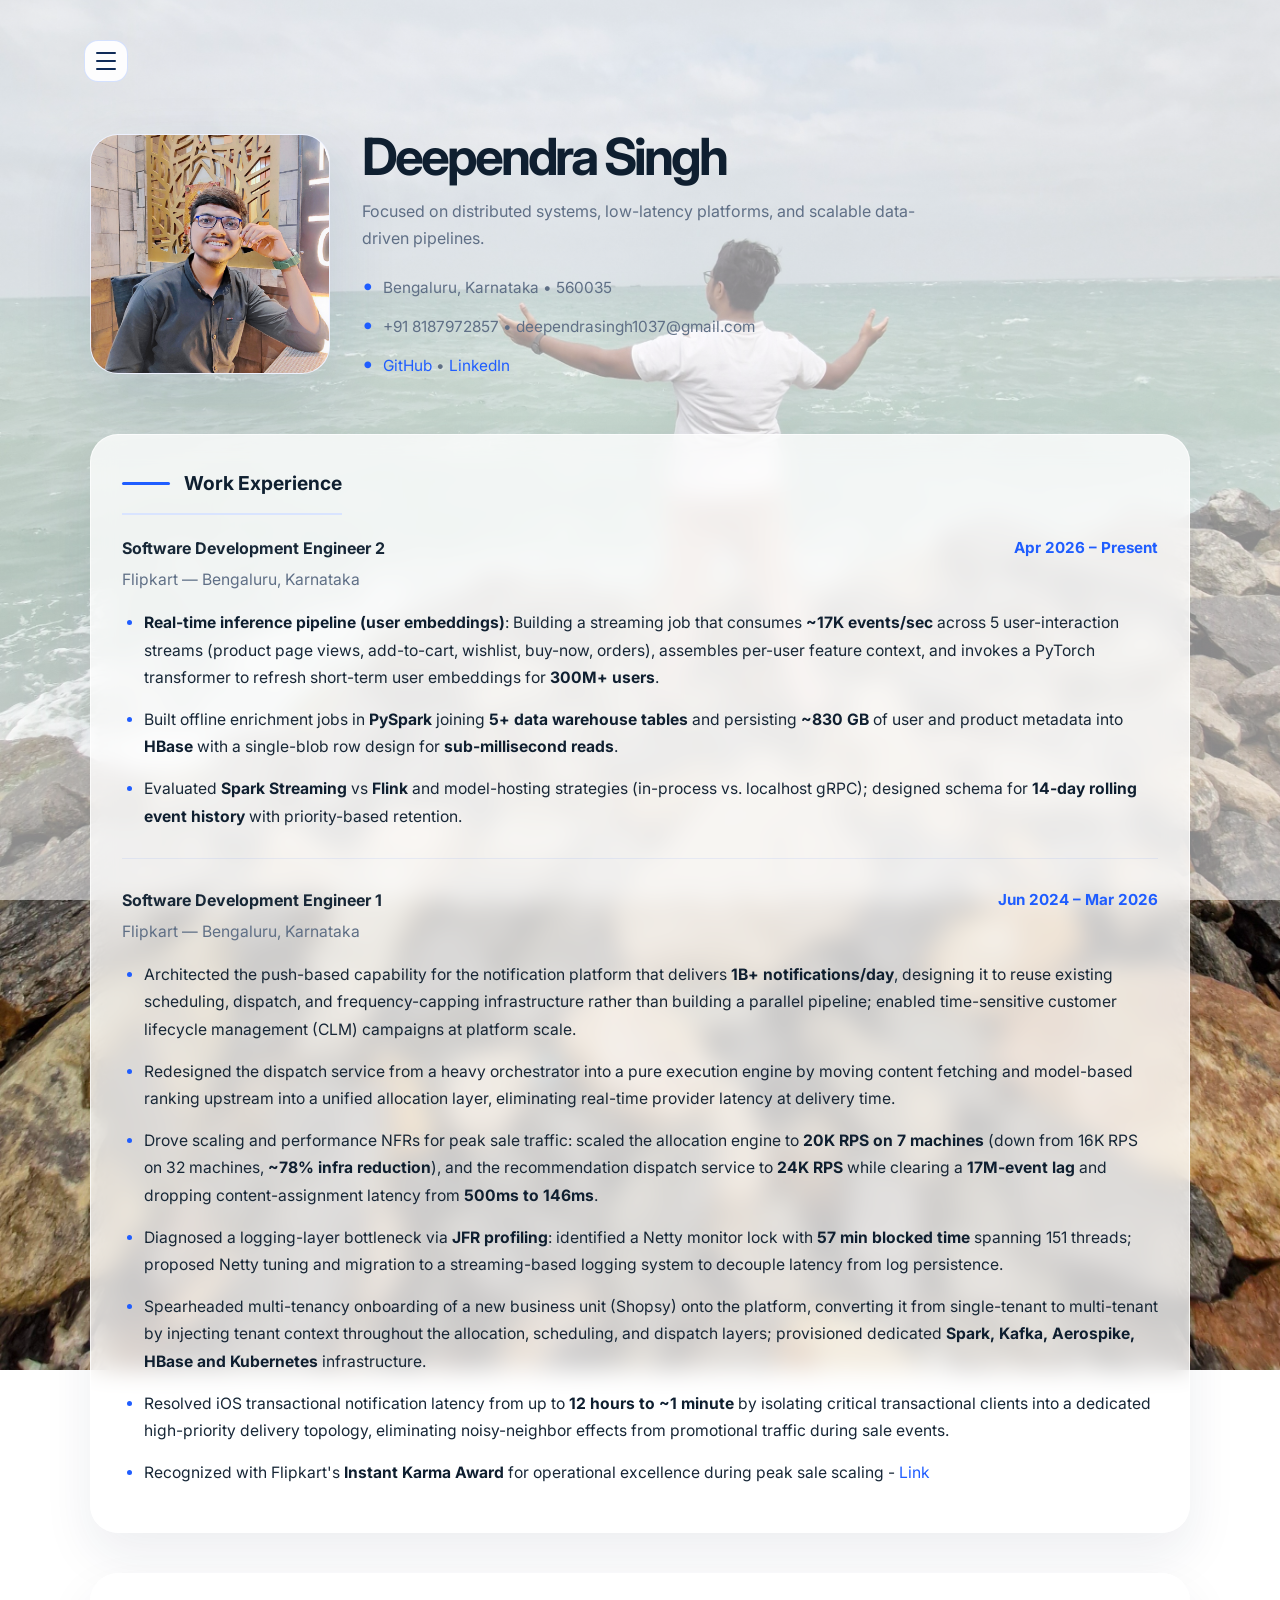
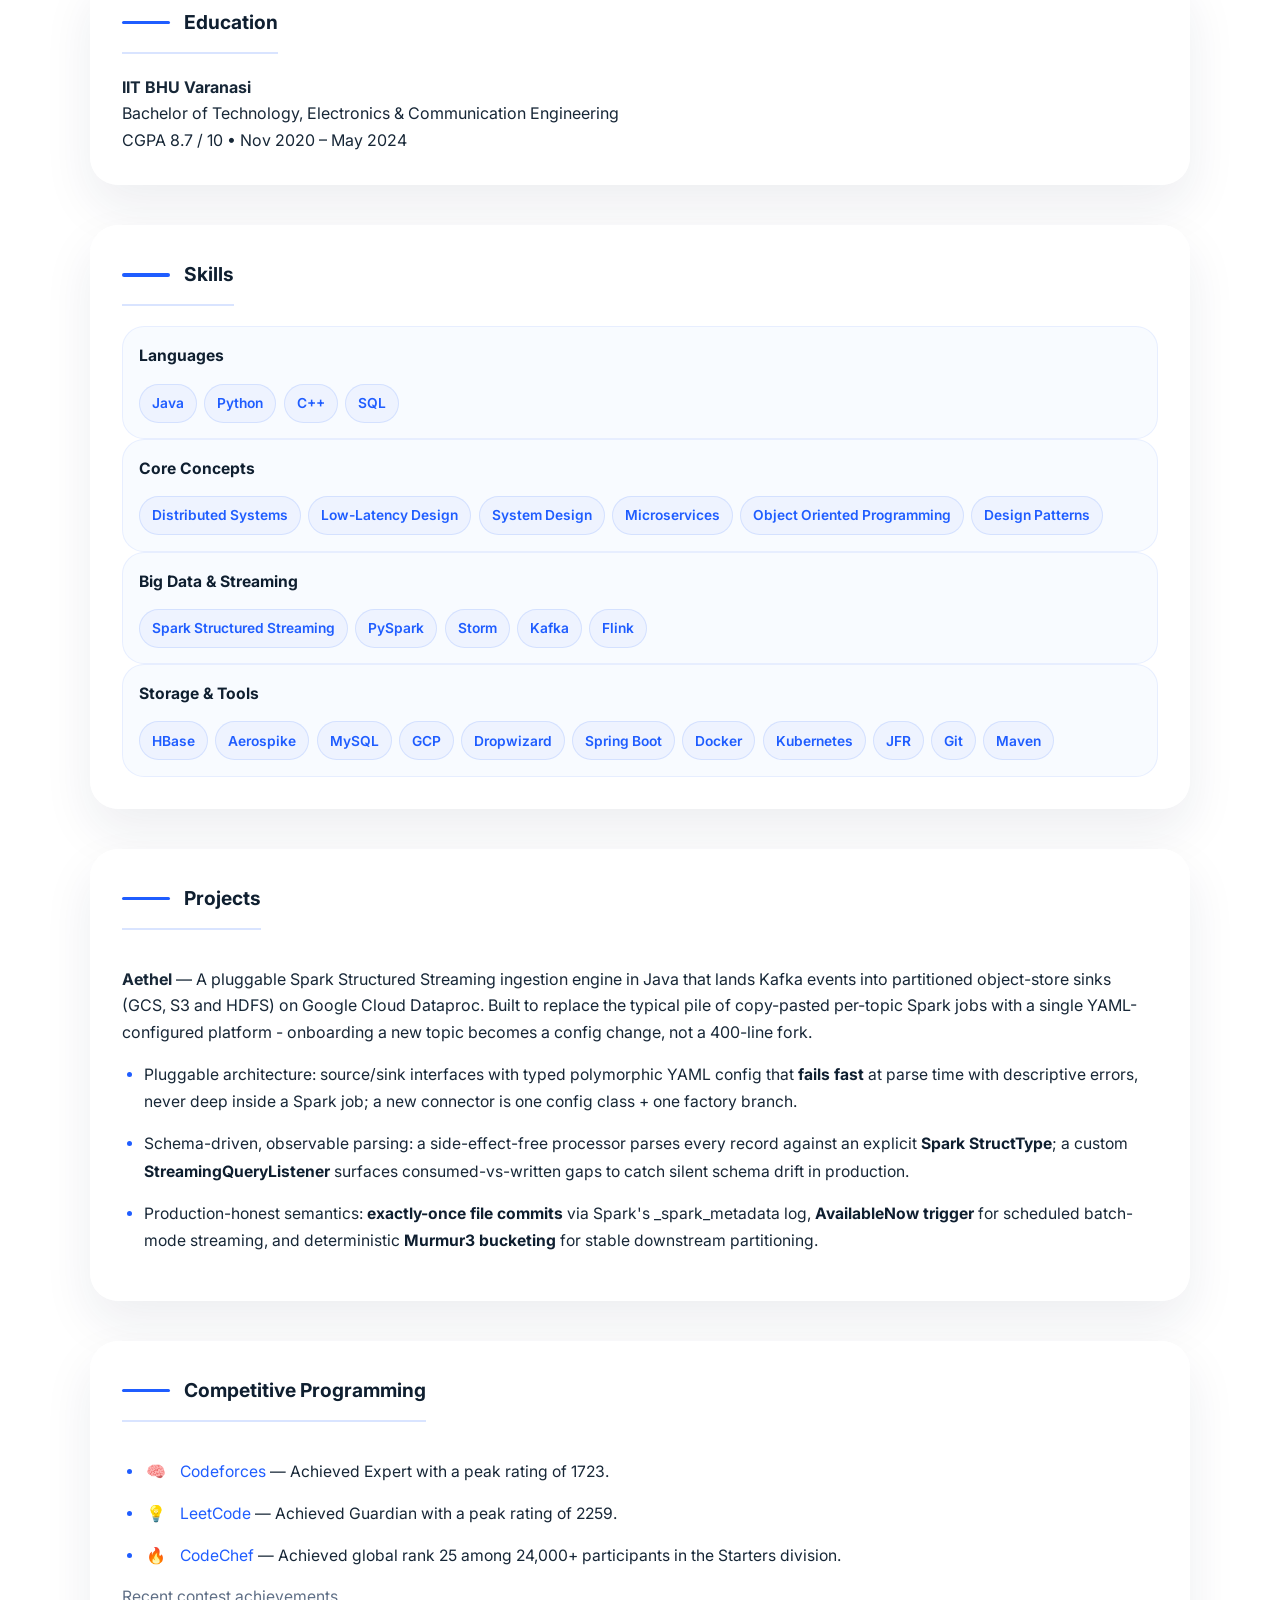
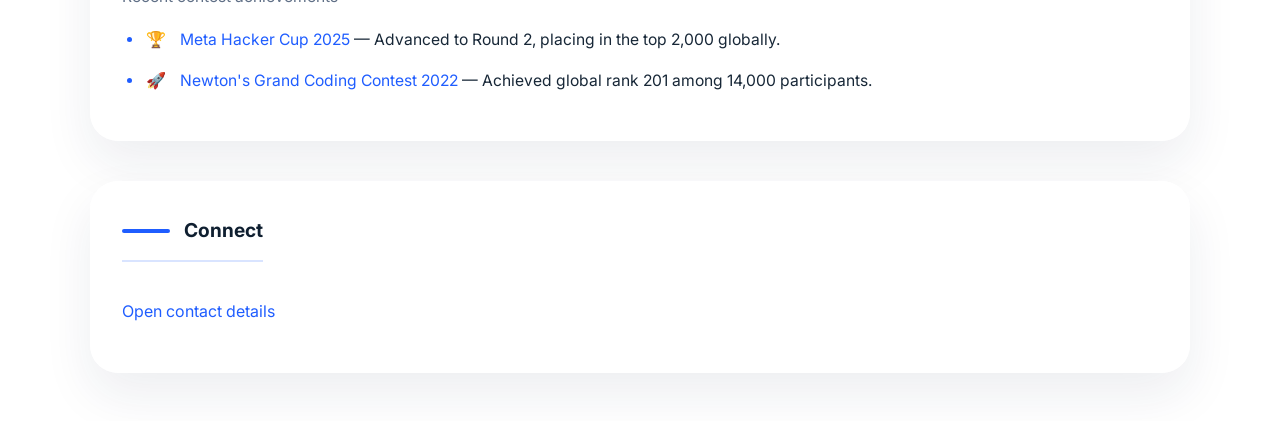
<file: index.html>
<!DOCTYPE html>
<html lang="en">
<head>
    <meta charset="UTF-8">
    <meta name="viewport" content="width=device-width, initial-scale=1.0">
    <title>Deependra Singh — CV</title>
    <link rel="stylesheet" href="styles.css">
</head>
<body>
    <div class="page" id="cv-root"></div>
    <script src="app.js"></script>
</body>
</html>
</file>
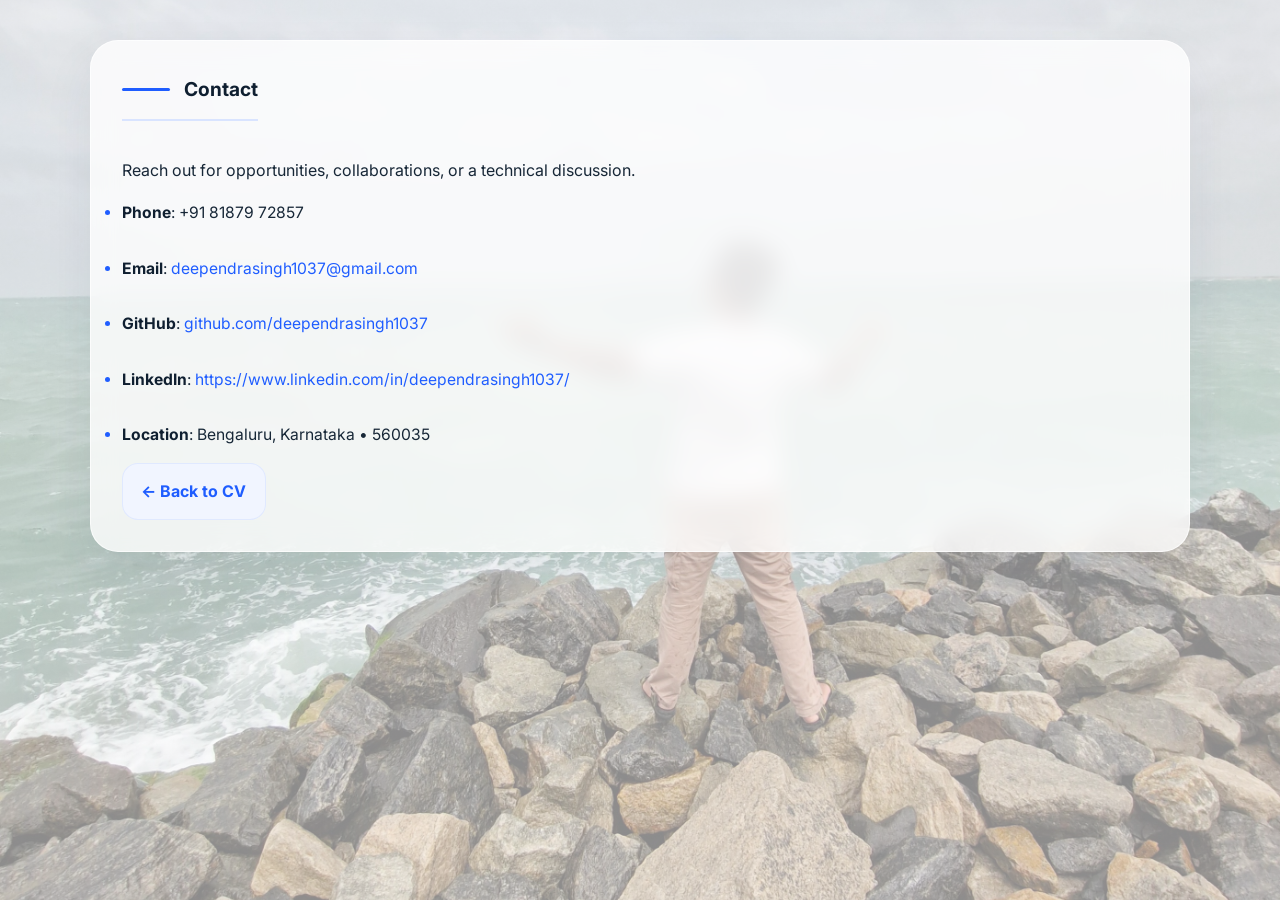
<file: contacts.html>
<!DOCTYPE html>
<html lang="en">
<head>
    <meta charset="UTF-8">
    <meta name="viewport" content="width=device-width, initial-scale=1.0">
    <title>Deependra Singh — Contact</title>
    <link rel="stylesheet" href="styles.css">
</head>
<body>
    <main class="page">
        <section class="section-card">
            <h1 class="section-title">Contact</h1>
            <p>Reach out for opportunities, collaborations, or a technical discussion.</p>
            <ul class="list-clean info">
                <li><strong>Phone</strong>: +91 81879 72857</li>
                <li><strong>Email</strong>: <a href="mailto:deependrasingh1037@gmail.com">deependrasingh1037@gmail.com</a></li>
                <li><strong>GitHub</strong>: <a href="https://github.com/deependrasingh1037" target="_blank">github.com/deependrasingh1037</a></li>
                <li><strong>LinkedIn</strong>: <a href="https://www.linkedin.com/in/deependrasingh1037/" target="_blank">https://www.linkedin.com/in/deependrasingh1037/</a></li>
                <li><strong>Location</strong>: Bengaluru, Karnataka • 560035</li>
            </ul>
            <a class="card-inline-link" href="index.html">← Back to CV</a>
        </section>
    </main>
</body>
</html>
</file>
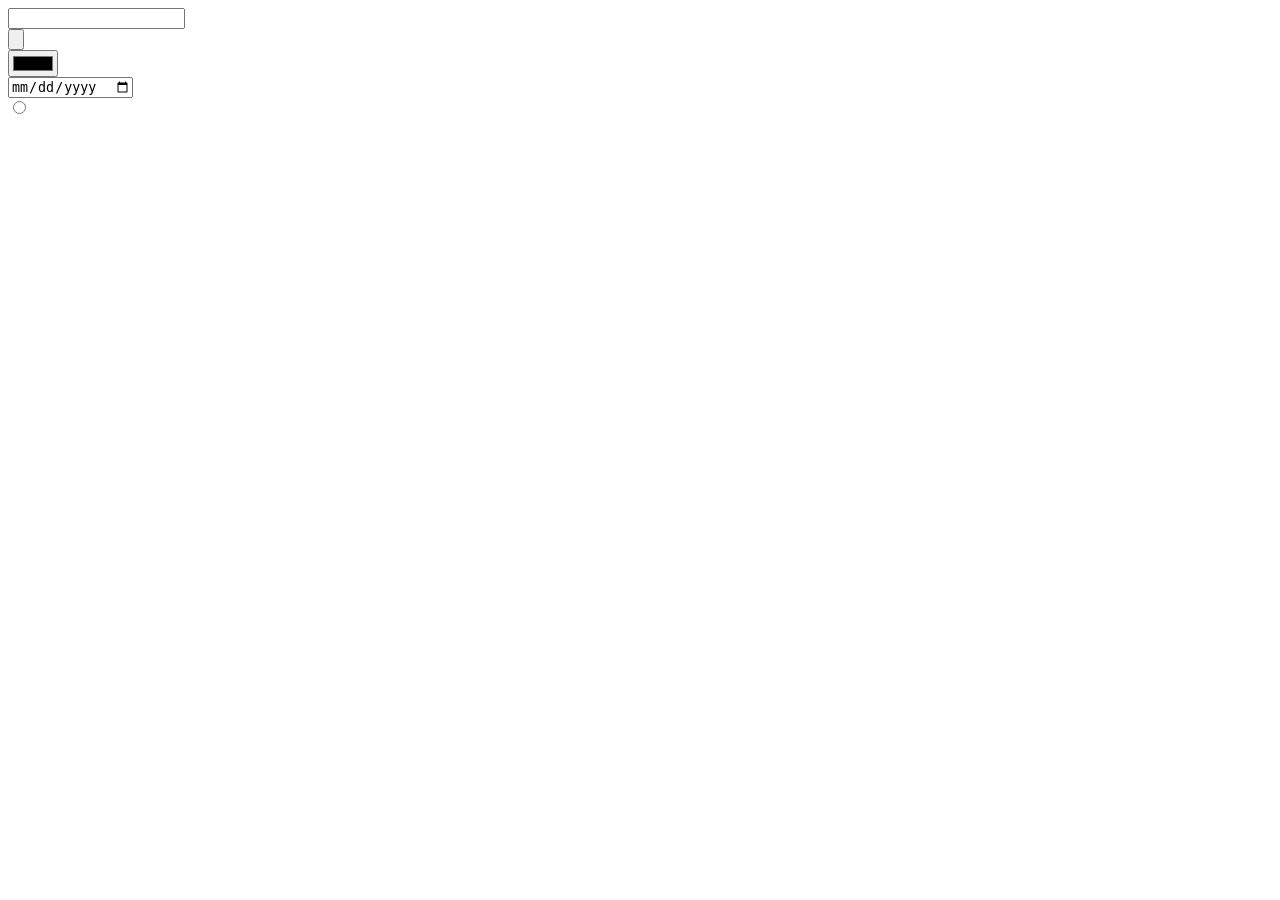
<file: inputs.html>
<!DOCTYPE html>
<html lang="en">
<head>
    <meta charset="UTF-8">
    <meta http-equiv="X-UA-Compatible" content="IE=edge">
    <meta name="viewport" content="width=device-width, initial-scale=1.0">
    <title>HTML Inputs</title>
</head>
<body>
    <form>
        <input type="text" name="" value=""> <br>
        <input type="submit" name="" value=""> <br>
        <input type="color" name="" value=""> <br>
        <input type="date" name="" value=""> <br>
        <input type="radio" name="" value=""> <br>

    </form>
</body>
</html>
</file>
<file: styles.css>
@import url('https://fonts.googleapis.com/css2?family=Inter:wght@400;500;600;700;800&display=swap');

:root {
    color-scheme: light;
    --bg: #eef5ff;
    --surface: #ffffff;
    --surface-strong: #f8fbff;
    --border: #dce7f5;
    --text: #172737;
    --heading: #0f1f30;
    --muted: #5f6f86;
    --primary: #1f5dff;
    --secondary: #0f2b58;
    --primary-soft: #d9e4ff;
    --shadow: 0 26px 70px rgba(24, 56, 108, 0.12);
}

*, *::before, *::after {
    box-sizing: border-box;
}

html {
    scroll-behavior: smooth;
}

body {
    margin: 0;
    min-height: 100vh;
    font-family: 'Inter', system-ui, -apple-system, BlinkMacSystemFont, 'Segoe UI', sans-serif;
    line-height: 1.65;
    background-image: linear-gradient(rgba(255, 255, 255, 0.55), rgba(255, 255, 255, 0.55)), url('background.jpg');
    background-size: cover;
    background-position: center;
    background-attachment: fixed;
    background-repeat: no-repeat;
    color: var(--text);
}

img {
    max-width: 100%;
    display: block;
}

a {
    color: var(--primary);
    text-decoration: none;
}

a:hover,
a:focus {
    text-decoration: underline;
}

.page {
    width: min(1100px, calc(100% - 3rem));
    margin: 0 auto;
    padding: 2.5rem 0 3rem;
}

.top-nav-wrapper {
    position: sticky;
    top: 1rem;
    z-index: 15;
    display: flex;
    align-items: center;
    gap: 0.75rem;
    margin-bottom: 2rem;
    width: 100%;
    justify-content: flex-start;
}

.nav-toggle {
    width: 44px;
    height: 42px;
    border: 1px solid rgba(31, 93, 255, 0.18);
    margin-left: -0.4rem;
    border-radius: 14px;
    background: rgba(255, 255, 255, 0.92);
    display: inline-flex;
    flex-direction: column;
    align-items: center;
    justify-content: center;
    gap: 0px;
    cursor: pointer;
    padding: 0.35rem;
    transition: transform 0.2s ease, background-color 0.2s ease, border-color 0.2s ease;
}
.nav-toggle:hover,
.nav-toggle:focus {
    transform: translateY(-1px);
    border-color: rgba(31, 93, 255, 0.35);
}

.nav-toggle .bar {
    display: block;
    width: 20px;
    height: 2px;
    margin: 3px 0;
    border-radius: 999px;
    background: var(--secondary);
    transition: transform 0.3s ease, opacity 0.3s ease;
}

.top-nav-wrapper.open .nav-toggle .bar:nth-child(1) {
    transform: translateY(5px) rotate(45deg);
}

.top-nav-wrapper.open .nav-toggle .bar:nth-child(2) {
    opacity: 0;
}

.top-nav-wrapper.open .nav-toggle .bar:nth-child(3) {
    transform: translateY(-5px) rotate(-45deg);
}

.nav-bar {
    display: flex;
    flex-wrap: wrap;
    gap: 0.75rem;
    padding: 0;
    width: 0;
    opacity: 0;
    visibility: hidden;
    transform: scaleX(0);
    transform-origin: left center;
    background: rgba(255, 255, 255, 0.96);
    border-radius: 24px;
    border: 1px solid rgba(31, 93, 255, 0.14);
    box-shadow: 0 28px 60px rgba(24, 56, 108, 0.1);
    backdrop-filter: blur(16px);
    flex: 1;
    align-items: center;
    justify-content: flex-start;
    overflow-x: hidden;
    transition: width 0.35s ease, opacity 0.25s ease, transform 0.35s ease, padding 0.25s ease, visibility 0.25s ease;
}

.top-nav-wrapper.open .nav-bar {
    width: auto;
    flex: 1;
    max-width: calc(100% - 56px);
    opacity: 1;
    visibility: visible;
    transform: scaleX(1);
    padding: 1rem;
    overflow-x: auto;
}

.nav-bar::before {
    content: '';
    position: absolute;
    inset: 0;
    border-radius: inherit;
    background: linear-gradient(90deg, rgba(31, 93, 255, 0.12), rgba(255, 255, 255, 0));
    opacity: 0;
    pointer-events: none;
    transition: opacity 0.35s ease;
}

.top-nav-wrapper.open .nav-bar::before {
    opacity: 1;
}

.nav-bar button {
    background: transparent;
    color: var(--secondary);
    border: 1px solid rgba(31, 93, 255, 0.18);
    padding: 10px 16px;
    border-radius: 999px;
    cursor: pointer;
    font-size: 0.94rem;
    font-weight: 600;
    transition: transform 0.2s ease, background-color 0.2s ease, color 0.2s ease, border-color 0.2s ease, box-shadow 0.2s ease;
}

.nav-bar button:hover,
.nav-bar button:focus {
    background: var(--primary);
    color: white;
    border-color: rgba(31, 93, 255, 0.4);
    transform: translateY(-1px);
}

@media (max-width: 900px) {
    .top-nav-wrapper {
        position: fixed;
        left: 1rem;
        right: 1rem;
        top: 1rem;
        z-index: 20;
        flex-wrap: wrap;
        padding: 0.5rem 0.25rem;
    }

    .nav-bar {
        width: 100%;
    }

    .nav-bar button {
        flex: 0 0 auto;
    }
}
.site-header {
    display: grid;
    grid-template-columns: minmax(0, 240px) 1fr;
    gap: 2rem;
    align-items: center;
    margin-bottom: 2.5rem;
}

.profile-card {
    border-radius: 28px;
    overflow: hidden;
    background: var(--surface);
    box-shadow: var(--shadow);
    border: 1px solid rgba(33, 81, 255, 0.08);
}

.profile-image {
    width: 100%;
    height: 100%;
    aspect-ratio: 1 / 1;
    object-fit: cover;
}

.profile-summary {
    padding: 1rem 0;
}

.profile-summary h1 {
    margin: 0;
    font-size: clamp(2.4rem, 4vw, 4rem);
    letter-spacing: -0.06em;
    line-height: 1.02;
    color: var(--heading);
}

.profile-summary p {
    margin: 1rem 0 0;
    max-width: 58ch;
    color: var(--muted);
    font-size: 1rem;
}

.contact-list {
    list-style: none;
    padding: 0;
    margin: 1.5rem 0 0;
    display: grid;
    gap: 0.85rem;
}

.contact-list li {
    position: relative;
    padding-left: 1.3rem;
    color: var(--muted);
    font-size: 0.96rem;
}

.contact-list li::before {
    content: '•';
    position: absolute;
    left: 0;
    top: 0;
    color: var(--primary);
    font-size: 1.35rem;
    line-height: 1;
}

.cp-icon {
    display: inline-flex;
    align-items: center;
    justify-content: center;
    width: 1.5rem;
    height: 1.5rem;
    margin-right: 0.5rem;
    font-size: 1rem;
}

.section-card {
    position: relative;
    background: rgba(255, 255, 255, 0.78);
    border-radius: 28px;
    border: 1px solid rgba(255, 255, 255, 0.7);
    padding: 1.95rem;
    box-shadow: 0 22px 50px rgba(20, 38, 78, 0.08);
    margin-bottom: 2.5rem;
    backdrop-filter: blur(12px);
}

.section-card:last-of-type {
    margin-bottom: 0;
}

.section-title {
    margin: 0 0 1.25rem;
    display: inline-flex;
    align-items: center;
    gap: 0.85rem;
    font-size: 1.2rem;
    font-weight: 700;
    color: var(--heading);
    padding-bottom: 0.85rem;
    border-bottom: 2px solid var(--primary-soft);
}

.section-title::before {
    content: '';
    width: 3rem;
    height: 0.2rem;
    background: var(--primary);
    border-radius: 999px;
}

.job-item + .job-item {
    margin-top: 1.75rem;
    padding-top: 1.75rem;
    border-top: 1px solid rgba(31, 93, 255, 0.08);
}

.job-headline {
    display: flex;
    justify-content: space-between;
    align-items: flex-start;
    flex-wrap: wrap;
    gap: 0.75rem;
    font-weight: 700;
}

.job-headline span:last-child {
    color: var(--primary);
    font-size: 0.95rem;
    white-space: nowrap;
}

.job-company {
    margin: 0.35rem 0 0.85rem;
    color: var(--muted);
    font-size: 0.98rem;
}

.list-clean {
    margin: 1rem 0 0;
    padding-left: 1.35rem;
}

.list-clean li {
    margin-bottom: 0.9rem;
    color: var(--text);
    line-height: 1.75;
    font-size: 0.98rem;
}

.list-clean li strong {
    color: var(--heading);
}

.list-clean li::marker {
    color: var(--primary);
}

.info {
    display: grid;
    gap: 0.85rem;
    padding: 0;
}

.skill-grid {
    display: grid;
    gap: 0.9rem;
    grid-template-columns: repeat(auto-fit, minmax(220px, 1fr));
}

.skill-group {
    background: var(--surface-strong);
    border-radius: 22px;
    padding: 1rem 1rem 0.95rem;
    border: 1px solid rgba(31, 93, 255, 0.08);
}

.skill-heading {
    margin: 0 0 0.9rem;
    font-size: 0.98rem;
    font-weight: 700;
    color: var(--heading);
}

.skill-list {
    display: flex;
    flex-wrap: wrap;
    gap: 0.45rem;
    margin: 0;
    padding: 0;
}

.skill-badge {
    position: relative;
    display: inline-flex;
    align-items: center;
    justify-content: center;
    padding: 0.45rem 0.75rem;
    border-radius: 999px;
    background: #eef3ff;
    color: var(--primary);
    font-size: 0.86rem;
    font-weight: 600;
    border: 1px solid rgba(31, 93, 255, 0.12);
    white-space: nowrap;
    overflow: hidden;
}

.skill-badge:hover {
    background: rgba(31, 93, 255, 0.12);
}

.skill-level {
    position: absolute;
    bottom: 0;
    left: 0;
    height: 3px;
    width: 0;
    background: var(--primary);
    border-radius: 999px;
    opacity: 0;
    transition: width 220ms ease, opacity 220ms ease;
}

.skill-badge:hover .skill-level {
    width: var(--skill-level, 70%);
    opacity: 1;
}

.skill-group p {
    margin: 0;
    color: var(--muted);
    font-size: 0.95rem;
}

.card-inline-link {
    padding: 0.95rem 1.2rem;
    border-radius: 16px;
    background: #f1f5ff;
    display: inline-flex;
    align-items: center;
    gap: 0.5rem;
    color: var(--primary);
    font-weight: 700;
    box-shadow: inset 0 0 0 1px rgba(31, 93, 255, 0.08);
    transition: transform 160ms ease, box-shadow 160ms ease, background 160ms ease;
}

.card-inline-link:hover {
    transform: translateY(-1px);
    box-shadow: 0 18px 28px rgba(29, 91, 255, 0.14);
}

@media (max-width: 860px) {
    .site-header {
        grid-template-columns: 1fr;
    }

    .job-headline {
        flex-direction: column;
        align-items: flex-start;
    }
}

@media (max-width: 520px) {
    .page {
        padding: 1.5rem 0 2rem;
    }

    .section-card {
        padding: 1.5rem;
    }
}
</file>
